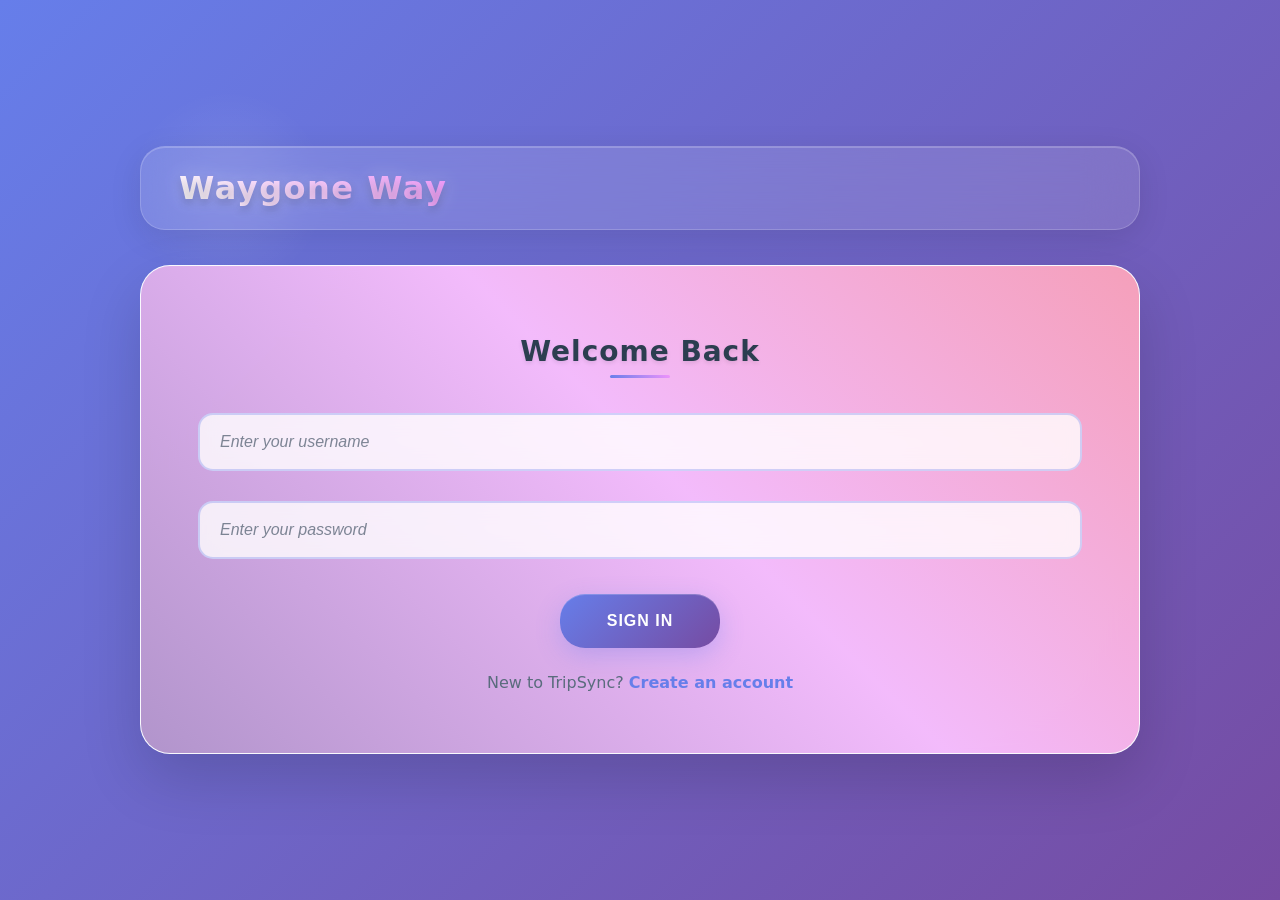
<file: resources/static/index.html>
<!DOCTYPE html>
<html lang="en">
<head>
    <meta charset="UTF-8" />
    <meta name="viewport" content="width=device-width, initial-scale=1.0"/>
    <title>TripSync - Smart Travel Management</title>
    <link rel="stylesheet" href="style.css"/>
</head>
<body>
<div class="container">
    <!-- Website Header -->
    <header>
        <h1>Waygone Way</h1>
        <button id="logout-btn" onclick="logout()">Sign Out</button>
    </header>

    <!-- Register Form -->
    <div id="register-section" class="card active">
        <h2>Create Your Account</h2>
        <input type="text" id="reg-username" placeholder="Enter your username"/>
        <input type="email" id="reg-email" placeholder="Enter your email address"/>
        <input type="password" id="reg-password" placeholder="Create a secure password"/>
        <button onclick="register()">Create Account</button>
        <p>Already have an account? <span onclick="showLogin()">Sign in here</span></p>
    </div>

    <!-- Login Form -->
    <div id="login-section" class="card">
        <h2>Welcome Back</h2>
        <input type="text" id="login-username" placeholder="Enter your username"/>
        <input type="password" id="login-password" placeholder="Enter your password"/>
        <button onclick="login()">Sign In</button>
        <p>New to TripSync? <span onclick="showRegister()">Create an account</span></p>
    </div>

    <!-- Dashboard -->
    <div id="dashboard-section" class="card dashboard-card">
        <h2>Travel Dashboard</h2>
        <div class="dashboard-content">
            <!-- Ticket Booking Form -->
            <div class="ticket-form">
                <label>Select Train:</label>
                <select id="train-name"></select>

                <label>Departure Station:</label>
                <select id="source"></select>

                <label>Arrival Station:</label>
                <select id="destination"></select>

                <label>Ticket Price:</label>
                <input type="number" id="ticket-price" placeholder="Price will be calculated automatically" readonly/>

                <button onclick="addTicket()">Reserve Ticket</button>
            </div>

            <!-- Ticket List -->
            <div class="ticket-list-container">
                <h3>Your Reserved Tickets</h3>
                <ul id="ticket-list"></ul>
            </div>
        </div>
    </div>
</div>

<script src="script.js"></script>
</body>
</html>
</file>
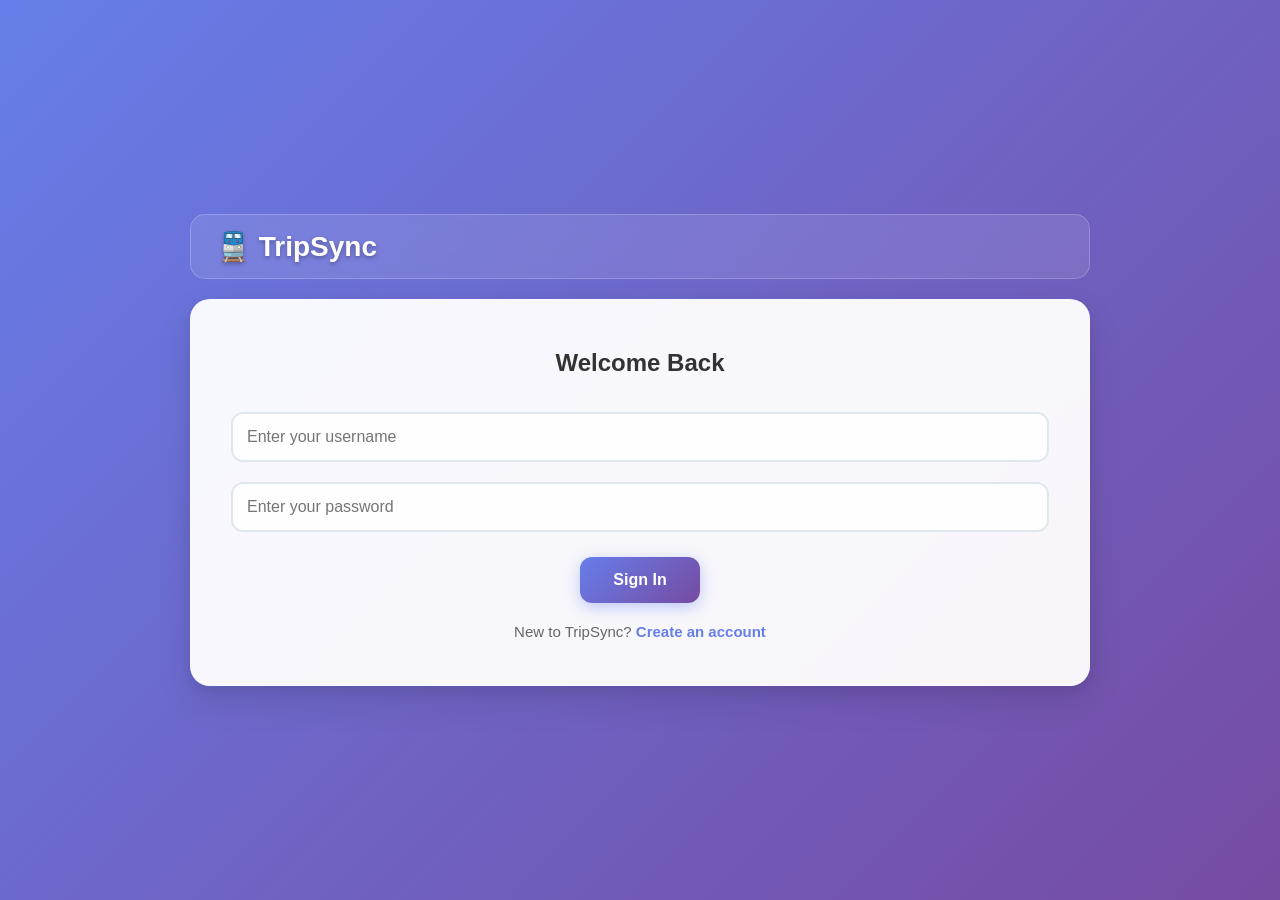
<file: target/classes/static/index.html>
<!DOCTYPE html>
<html lang="en">
<head>
    <meta charset="UTF-8" />
    <meta name="viewport" content="width=device-width, initial-scale=1.0"/>
    <title>TripSync - Smart Travel Management</title>
    <link rel="stylesheet" href="style.css"/>
</head>
<body>
<div class="container">
    <!-- Website Header -->
    <header>
        <h1>🚆 TripSync</h1>
        <button id="logout-btn" onclick="logout()">Sign Out</button>
    </header>

    <!-- Register Form -->
    <div id="register-section" class="card active">
        <h2>Create Your Account</h2>
        <input type="text" id="reg-username" placeholder="Enter your username"/>
        <input type="email" id="reg-email" placeholder="Enter your email address"/>
        <input type="password" id="reg-password" placeholder="Create a secure password"/>
        <button onclick="register()">Create Account</button>
        <p>Already have an account? <span onclick="showLogin()">Sign in here</span></p>
    </div>

    <!-- Login Form -->
    <div id="login-section" class="card">
        <h2>Welcome Back</h2>
        <input type="text" id="login-username" placeholder="Enter your username"/>
        <input type="password" id="login-password" placeholder="Enter your password"/>
        <button onclick="login()">Sign In</button>
        <p>New to TripSync? <span onclick="showRegister()">Create an account</span></p>
    </div>

    <!-- Dashboard -->
    <div id="dashboard-section" class="card dashboard-card">
        <h2>Travel Dashboard</h2>
        <div class="dashboard-content">
            <!-- Ticket Booking Form -->
            <div class="ticket-form">
                <label>Select Train:</label>
                <select id="train-name"></select>

                <label>Departure Station:</label>
                <select id="source"></select>

                <label>Arrival Station:</label>
                <select id="destination"></select>

                <label>Ticket Price:</label>
                <input type="number" id="ticket-price" placeholder="Price will be calculated automatically" readonly/>

                <button onclick="addTicket()">Reserve Ticket</button>
            </div>

            <!-- Ticket List -->
            <div class="ticket-list-container">
                <h3>Your Reserved Tickets</h3>
                <ul id="ticket-list"></ul>
            </div>
        </div>
    </div>
</div>

<script src="script.js"></script>
</body>
</html>
</file>
<file: resources/static/style.css>
body {
    font-family: 'Inter', 'Segoe UI', system-ui, -apple-system, sans-serif;
    background: linear-gradient(135deg, #667eea 0%, #764ba2 25%, #f093fb 50%, #f5576c 75%, #4facfe 100%);
    background-size: 400% 400%;
    animation: elegantGradientFlow 8s ease-in-out infinite;
    min-height: 100vh;
    margin: 0;
    display: flex;
    align-items: center;
    justify-content: center;
    padding: 20px;
    box-sizing: border-box;
    position: relative;
    overflow-x: hidden;
}

/* Sophisticated floating elements background */
body::before {
    content: '';
    position: absolute;
    width: 200px;
    height: 200px;
    background: radial-gradient(circle, rgba(255,255,255,0.1) 0%, transparent 70%);
    border-radius: 50%;
    top: 10%;
    left: 10%;
    animation: gracefulFloat 6s ease-in-out infinite;
    z-index: -1;
}

body::after {
    content: '';
    position: absolute;
    width: 150px;
    height: 150px;
    background: radial-gradient(circle, rgba(255,255,255,0.08) 0%, transparent 70%);
    border-radius: 50%;
    bottom: 20%;
    right: 15%;
    animation: gracefulFloat 8s ease-in-out infinite reverse;
    z-index: -1;
}

.container {
    width: 100%;
    max-width: 1000px;
    position: relative;
}

header {
    background: rgba(255,255,255,0.12);
    backdrop-filter: blur(25px);
    -webkit-backdrop-filter: blur(25px);
    border-radius: 25px;
    padding: 22px 38px;
    margin-bottom: 35px;
    display: flex;
    justify-content: space-between;
    align-items: center;
    border: 1.5px solid rgba(255,255,255,0.18);
    box-shadow:
            0 8px 32px rgba(0,0,0,0.1),
            inset 0 1px 0 rgba(255,255,255,0.2);
    animation: smoothSlideDown 1s cubic-bezier(0.23,1,0.320,1) both;
    position: relative;
    overflow: hidden;
}

header::before {
    content: '';
    position: absolute;
    top: 0;
    left: -100%;
    width: 100%;
    height: 100%;
    background: linear-gradient(90deg, transparent, rgba(255,255,255,0.1), transparent);
    animation: elegantShimmer 3s ease-in-out infinite;
}

header h1 {
    color: #fff;
    margin: 0;
    font-size: 32px;
    font-weight: 800;
    text-shadow:
            0 0 20px rgba(255,255,255,0.3),
            0 4px 8px rgba(0,0,0,0.2);
    letter-spacing: 1.5px;
    background: linear-gradient(45deg, #fff, #f093fb);
    background-clip: text;
    -webkit-background-clip: text;
    -webkit-text-fill-color: transparent;
    animation: sophisticatedGlow 2s ease-in-out infinite alternate;
}

.card {
    background: rgba(255,255,255,0.95);
    backdrop-filter: blur(30px);
    -webkit-backdrop-filter: blur(30px);
    padding: 45px;
    border-radius: 30px;
    box-shadow:
            0 25px 60px rgba(0,0,0,0.15),
            inset 0 1px 0 rgba(255,255,255,0.3);
    text-align: center;
    display: none;
    position: relative;
    border: 1px solid rgba(255,255,255,0.2);
    overflow: hidden;
    transition: all 0.4s cubic-bezier(0.23,1,0.320,1);
}

.card::before {
    content: '';
    position: absolute;
    top: -2px;
    left: -2px;
    right: -2px;
    bottom: -2px;
    background: linear-gradient(45deg,
    #667eea, #764ba2, #f093fb, #f5576c, #4facfe, #667eea);
    background-size: 300% 300%;
    border-radius: 30px;
    z-index: -1;
    animation: premiumBorderFlow 4s ease-in-out infinite;
    opacity: 0.6;
}

.card.active {
    display: block;
    animation: polishedEntrance 0.8s cubic-bezier(0.175,0.885,0.32,1.275) both;
}

.card h2 {
    margin-bottom: 30px;
    color: #2c3e50;
    font-size: 28px;
    font-weight: 700;
    letter-spacing: 1px;
    text-shadow: 0 2px 4px rgba(0,0,0,0.1);
    position: relative;
}

.card h2::after {
    content: '';
    position: absolute;
    bottom: -10px;
    left: 50%;
    transform: translateX(-50%);
    width: 60px;
    height: 3px;
    background: linear-gradient(45deg, #667eea, #f093fb);
    border-radius: 2px;
}

input, select {
    width: calc(100% - 24px);
    padding: 18px 20px;
    margin: 15px 0;
    border: 2px solid rgba(102,126,234,0.3);
    border-radius: 15px;
    font-size: 16px;
    background: rgba(255,255,255,0.8);
    backdrop-filter: blur(10px);
    box-sizing: border-box;
    transition: all 0.3s cubic-bezier(0.23,1,0.320,1);
    font-weight: 500;
    color: #2c3e50;
}

input:focus, select:focus {
    outline: none;
    border: 2px solid #667eea;
    background: rgba(255,255,255,0.95);
    box-shadow:
            0 0 0 4px rgba(102,126,234,0.1),
            0 8px 25px rgba(102,126,234,0.15);
    transform: translateY(-3px) scale(1.02);
}

input::placeholder {
    color: rgba(44,62,80,0.6);
    font-style: italic;
}

button {
    padding: 18px 35px;
    background: linear-gradient(135deg, #667eea 0%, #764ba2 50%, #f093fb 100%);
    background-size: 200% 200%;
    color: #fff;
    border: none;
    border-radius: 25px;
    margin-top: 20px;
    cursor: pointer;
    font-size: 16px;
    font-weight: 700;
    min-width: 160px;
    box-shadow:
            0 8px 25px rgba(102,126,234,0.3),
            inset 0 1px 0 rgba(255,255,255,0.2);
    transition: all 0.3s cubic-bezier(0.23,1,0.320,1);
    position: relative;
    overflow: hidden;
    text-transform: uppercase;
    letter-spacing: 1px;
}

button::before {
    content: '';
    position: absolute;
    top: 50%;
    left: 50%;
    width: 0;
    height: 0;
    background: rgba(255,255,255,0.2);
    border-radius: 50%;
    transition: all 0.6s ease;
    transform: translate(-50%, -50%);
}

button:hover {
    background-position: 100% 0;
    transform: translateY(-5px) scale(1.05);
    box-shadow:
            0 15px 40px rgba(102,126,234,0.4),
            0 0 25px rgba(240,147,251,0.3);
    animation: refinedButtonPulse 0.6s ease-in-out;
}

button:hover::before {
    width: 300px;
    height: 300px;
}

button:active {
    transform: translateY(-2px) scale(1.02);
}

p {
    margin-top: 25px;
    font-size: 16px;
    color: #5a6c7d;
    font-weight: 500;
}

p span {
    color: #667eea;
    cursor: pointer;
    font-weight: 700;
    transition: all 0.3s ease;
    border-bottom: 1px solid transparent;
    position: relative;
}

p span::before {
    content: '';
    position: absolute;
    bottom: -2px;
    left: 0;
    width: 0;
    height: 2px;
    background: linear-gradient(45deg, #667eea, #f093fb);
    transition: width 0.3s ease;
}

p span:hover {
    color: #f093fb;
    transform: translateY(-2px);
}

p span:hover::before {
    width: 100%;
}

.dashboard-card {
    width: 100%;
    text-align: left;
}

#logout-btn {
    position: relative;
    padding: 12px 25px;
    font-size: 14px;
    margin: 0;
    background: rgba(255,255,255,0.15);
    border: 1.5px solid rgba(255,255,255,0.25);
    box-shadow: 0 4px 15px rgba(0,0,0,0.1);
    border-radius: 20px;
    color: #fff;
    backdrop-filter: blur(10px);
    font-weight: 600;
    min-width: auto;
    text-transform: none;
    letter-spacing: 0.5px;
}

#logout-btn:hover {
    background: rgba(245,87,108,0.2);
    border-color: rgba(245,87,108,0.4);
    color: #f5576c;
    transform: translateY(-2px) scale(1.05);
}

.dashboard-content {
    display: flex;
    gap: 40px;
    align-items: flex-start;
    justify-content: space-between;
    flex-wrap: wrap;
}

.ticket-form {
    flex: 1;
    min-width: 350px;
    display: flex;
    flex-direction: column;
    gap: 20px;
    background: rgba(102,126,234,0.05);
    padding: 35px;
    border-radius: 25px;
    border: 1px solid rgba(102,126,234,0.15);
    box-shadow:
            0 10px 30px rgba(102,126,234,0.1),
            inset 0 1px 0 rgba(255,255,255,0.2);
    backdrop-filter: blur(15px);
}

.ticket-form label {
    font-weight: 700;
    color: #2c3e50;
    margin-bottom: 8px;
    font-size: 14px;
    text-transform: uppercase;
    letter-spacing: 1px;
    position: relative;
}

.ticket-form label::before {
    content: '✨';
    margin-right: 8px;
    opacity: 0.7;
}

.ticket-list-container {
    flex: 1;
    min-width: 350px;
    max-height: 500px;
    overflow-y: auto;
    text-align: left;
    background: linear-gradient(135deg, rgba(255,255,255,0.1) 0%, rgba(240,147,251,0.05) 100%);
    padding: 30px;
    border-radius: 25px;
    border: 1px solid rgba(255,255,255,0.2);
    box-shadow:
            0 10px 30px rgba(0,0,0,0.1),
            inset 0 1px 0 rgba(255,255,255,0.2);
    backdrop-filter: blur(20px);
}

.ticket-list-container h3 {
    margin-top: 0;
    color: #2c3e50;
    font-size: 22px;
    font-weight: 800;
    border-bottom: 3px solid rgba(102,126,234,0.2);
    padding-bottom: 15px;
    text-shadow: 0 2px 4px rgba(0,0,0,0.1);
}

ul {
    list-style: none;
    padding: 0;
    margin: 20px 0 0 0;
}

ul li {
    background: rgba(255,255,255,0.9);
    margin: 20px 0;
    padding: 25px;
    border-radius: 20px;
    display: flex;
    flex-direction: column;
    gap: 15px;
    box-shadow:
            0 8px 25px rgba(0,0,0,0.1),
            inset 0 1px 0 rgba(255,255,255,0.3);
    border: 1px solid rgba(255,255,255,0.2);
    transition: all 0.3s cubic-bezier(0.23,1,0.320,1);
    position: relative;
    overflow: hidden;
}

ul li::before {
    content: '';
    position: absolute;
    top: 0;
    left: 0;
    width: 4px;
    height: 100%;
    background: linear-gradient(135deg, #667eea, #f093fb);
    transition: width 0.3s ease;
}

ul li:hover {
    transform: translateY(-8px) scale(1.02);
    box-shadow:
            0 20px 40px rgba(102,126,234,0.2),
            0 0 25px rgba(240,147,251,0.1);
}

ul li:hover::before {
    width: 8px;
}

ul li .ticket-info {
    font-weight: 800;
    color: #2c3e50;
    font-size: 18px;
    letter-spacing: 0.5px;
    text-shadow: 0 1px 2px rgba(0,0,0,0.1);
}

ul li .ticket-details {
    font-size: 15px;
    color: #5a6c7d;
    line-height: 1.6;
    font-weight: 500;
}

ul li .button-group {
    display: flex;
    gap: 12px;
    margin-top: 15px;
}

ul li button {
    flex: 1;
    padding: 12px 16px;
    font-size: 14px;
    margin: 0;
    min-width: auto;
    border-radius: 15px;
}

/* Professional scrollbar */
.ticket-list-container::-webkit-scrollbar {
    width: 8px;
}

.ticket-list-container::-webkit-scrollbar-track {
    background: rgba(255,255,255,0.1);
    border-radius: 10px;
}

.ticket-list-container::-webkit-scrollbar-thumb {
    background: linear-gradient(135deg, #667eea, #f093fb);
    border-radius: 10px;
    border: 2px solid rgba(255,255,255,0.1);
}

.ticket-list-container::-webkit-scrollbar-thumb:hover {
    background: linear-gradient(135deg, #f093fb, #f5576c);
}

/* Professional Notification System */
#notification-container {
    position: fixed;
    top: 30px;
    right: 30px;
    z-index: 10000;
    pointer-events: none;
}

.notification {
    background: rgba(255,255,255,0.95);
    backdrop-filter: blur(25px);
    color: #2c3e50;
    padding: 20px 25px;
    border-radius: 20px;
    box-shadow:
            0 15px 35px rgba(0,0,0,0.15),
            inset 0 1px 0 rgba(255,255,255,0.3);
    transform: translateX(400px) scale(0.8);
    opacity: 0;
    transition: all 0.5s cubic-bezier(0.23,1,0.320,1);
    max-width: 380px;
    min-width: 300px;
    margin-bottom: 15px;
    border: 1px solid rgba(255,255,255,0.2);
    position: relative;
    overflow: hidden;
    pointer-events: auto;
}

.notification::before {
    content: '';
    position: absolute;
    top: 0;
    left: -100%;
    width: 100%;
    height: 100%;
    background: linear-gradient(90deg, transparent, rgba(255,255,255,0.3), transparent);
    animation: professionalShimmer 2s ease-in-out infinite;
}

.notification.show {
    transform: translateX(0) scale(1);
    opacity: 1;
    animation: elegantNotificationEntry 0.6s cubic-bezier(0.68,-0.55,0.265,1.55);
}

.notification-content {
    display: flex;
    align-items: center;
    gap: 15px;
    width: 100%;
}

.notification-icon {
    font-size: 24px;
    flex-shrink: 0;
    animation: subtleIconPulse 2s ease-in-out infinite;
}

.notification-message {
    flex: 1;
    font-size: 15px;
    font-weight: 600;
    line-height: 1.4;
}

.notification-success {
    border-left: 4px solid #27ae60;
}

.notification-error {
    border-left: 4px solid #e74c3c;
}

.notification-info {
    border-left: 4px solid #3498db;
}

.notification-warning {
    border-left: 4px solid #f39c12;
}

/* Responsive Design */
@media (max-width: 768px) {
    .container {
        padding: 15px;
    }

    .dashboard-content {
        flex-direction: column;
        gap: 25px;
    }

    .ticket-form, .ticket-list-container {
        min-width: unset;
    }

    header {
        padding: 18px 20px;
    }

    header h1 {
        font-size: 26px;
    }

    .card {
        padding: 25px;
    }

    ul li .button-group {
        flex-direction: column;
        gap: 10px;
    }

    #notification-container {
        top: 15px;
        right: 15px;
        left: 15px;
    }

    .notification {
        max-width: none;
        min-width: auto;
    }
}

/* Professional Animations */
@keyframes elegantGradientFlow {
    0%, 100% { background-position: 0% 50%; }
    50% { background-position: 100% 50%; }
}

@keyframes gracefulFloat {
    0%, 100% { transform: translateY(0px) rotate(0deg); }
    50% { transform: translateY(-20px) rotate(180deg); }
}

@keyframes smoothSlideDown {
    0% {
        opacity: 0;
        transform: translateY(-50px) scale(0.9);
    }
    100% {
        opacity: 1;
        transform: translateY(0) scale(1);
    }
}

@keyframes elegantShimmer {
    0% { left: -100%; }
    100% { left: 100%; }
}

@keyframes sophisticatedGlow {
    0%, 100% { text-shadow: 0 0 20px rgba(255,255,255,0.3), 0 4px 8px rgba(0,0,0,0.2); }
    50% { text-shadow: 0 0 30px rgba(240,147,251,0.5), 0 4px 8px rgba(0,0,0,0.2); }
}

@keyframes premiumBorderFlow {
    0%, 100% { background-position: 0% 50%; }
    50% { background-position: 100% 50%; }
}

@keyframes polishedEntrance {
    0% {
        opacity: 0;
        transform: translateY(50px) scale(0.8) rotateX(10deg);
    }
    100% {
        opacity: 1;
        transform: translateY(0) scale(1) rotateX(0deg);
    }
}

@keyframes refinedButtonPulse {
    0% { box-shadow: 0 8px 25px rgba(102,126,234,0.3); }
    50% { box-shadow: 0 15px 40px rgba(102,126,234,0.5), 0 0 25px rgba(240,147,251,0.4); }
    100% { box-shadow: 0 8px 25px rgba(102,126,234,0.3); }
}

@keyframes elegantNotificationEntry {
    0% {
        transform: translateX(400px) scale(0.3) rotate(10deg);
        opacity: 0;
    }
    50% {
        transform: translateX(-10px) scale(1.05) rotate(-2deg);
        opacity: 0.8;
    }
    100% {
        transform: translateX(0) scale(1) rotate(0deg);
        opacity: 1;
    }
}

@keyframes professionalShimmer {
    0% { left: -100%; }
    50% { left: -50%; }
    100% { left: 100%; }
}

@keyframes subtleIconPulse {
    0%, 100% { transform: scale(1); }
    50% { transform: scale(1.1); }
}
</file>
<file: target/classes/static/style.css>
body {
    font-family: 'Segoe UI', Tahoma, Geneva, Verdana, sans-serif;
    background: linear-gradient(135deg, #667eea 0%, #764ba2 100%);
    min-height: 100vh;
    margin: 0;
    display: flex;
    align-items: center;
    justify-content: center;
    padding: 20px;
    box-sizing: border-box;
}

.container {
    width: 100%;
    max-width: 900px;
}

header {
    background: rgba(255, 255, 255, 0.1);
    backdrop-filter: blur(10px);
    border-radius: 15px;
    padding: 15px 25px;
    margin-bottom: 20px;
    display: flex;
    justify-content: space-between;
    align-items: center;
    border: 1px solid rgba(255, 255, 255, 0.2);
}

header h1 {
    color: white;
    margin: 0;
    font-size: 28px;
    font-weight: 600;
    text-shadow: 0 2px 4px rgba(0, 0, 0, 0.3);
}

.card {
    background: rgba(255, 255, 255, 0.95);
    backdrop-filter: blur(15px);
    padding: 30px;
    border-radius: 20px;
    box-shadow: 0 15px 35px rgba(0, 0, 0, 0.1), 0 5px 15px rgba(0, 0, 0, 0.08);
    text-align: center;
    display: none;
    animation: slideInUp 0.6s cubic-bezier(0.16, 1, 0.3, 1);
    position: relative;
    border: 1px solid rgba(255, 255, 255, 0.2);
}

.card.active {
    display: block;
}

.card h2 {
    margin-bottom: 25px;
    color: #333;
    font-size: 24px;
    font-weight: 600;
}

input, select {
    width: calc(100% - 20px);
    padding: 14px;
    margin: 10px 0;
    border: 2px solid #e1e8ed;
    border-radius: 12px;
    font-size: 16px;
    transition: all 0.3s ease;
    background: rgba(255, 255, 255, 0.9);
    box-sizing: border-box;
}

input:focus, select:focus {
    outline: none;
    border-color: #667eea;
    box-shadow: 0 0 0 3px rgba(102, 126, 234, 0.1);
    transform: translateY(-2px);
}

button {
    padding: 14px 24px;
    background: linear-gradient(135deg, #667eea 0%, #764ba2 100%);
    color: white;
    border: none;
    border-radius: 12px;
    margin-top: 15px;
    cursor: pointer;
    font-size: 16px;
    font-weight: 600;
    transition: all 0.3s cubic-bezier(0.16, 1, 0.3, 1);
    min-width: 120px;
    box-shadow: 0 4px 15px rgba(102, 126, 234, 0.4);
}

button:hover {
    background: linear-gradient(135deg, #764ba2 0%, #667eea 100%);
    transform: translateY(-2px);
    box-shadow: 0 8px 25px rgba(102, 126, 234, 0.6);
}

button:active {
    transform: translateY(0);
}

p {
    margin-top: 20px;
    font-size: 15px;
    color: #666;
}

p span {
    color: #667eea;
    cursor: pointer;
    font-weight: 600;
    transition: color 0.3s ease;
}

p span:hover {
    color: #764ba2;
    text-decoration: underline;
}

.dashboard-card {
    width: 100%;
    text-align: left;
}

#logout-btn {
    position: relative;
    top: 0;
    right: 0;
    width: auto;
    padding: 8px 20px;
    font-size: 14px;
    margin: 0;
    background: rgba(255, 255, 255, 0.2);
    backdrop-filter: blur(10px);
    border: 1px solid rgba(255, 255, 255, 0.3);
    box-shadow: none;
}

#logout-btn:hover {
    background: rgba(255, 255, 255, 0.3);
    transform: translateY(-1px);
}

.dashboard-content {
    display: flex;
    gap: 30px;
    align-items: flex-start;
    justify-content: space-between;
    flex-wrap: wrap;
}

.ticket-form {
    flex: 1;
    min-width: 300px;
    display: flex;
    flex-direction: column;
    gap: 15px;
    background: rgba(102, 126, 234, 0.05);
    padding: 25px;
    border-radius: 15px;
    border: 1px solid rgba(102, 126, 234, 0.1);
}

.ticket-form label {
    font-weight: 600;
    color: #333;
    margin-bottom: 5px;
    font-size: 14px;
    text-transform: uppercase;
    letter-spacing: 0.5px;
}

.ticket-list-container {
    flex: 1;
    min-width: 300px;
    max-height: 450px;
    overflow-y: auto;
    text-align: left;
    background: linear-gradient(135deg, #f8fafc 0%, #f1f5f9 100%);
    padding: 20px;
    border-radius: 15px;
    border: 1px solid #e2e8f0;
}

.ticket-list-container h3 {
    margin-top: 0;
    color: #334155;
    font-size: 18px;
    font-weight: 600;
    border-bottom: 2px solid #e2e8f0;
    padding-bottom: 10px;
}

ul {
    list-style: none;
    padding: 0;
    margin: 15px 0 0 0;
}

ul li {
    background: white;
    margin: 12px 0;
    padding: 20px;
    border-radius: 12px;
    display: flex;
    flex-direction: column;
    gap: 10px;
    box-shadow: 0 2px 8px rgba(0, 0, 0, 0.05);
    border: 1px solid #e2e8f0;
    transition: all 0.3s ease;
}

ul li:hover {
    transform: translateY(-2px);
    box-shadow: 0 8px 25px rgba(0, 0, 0, 0.1);
}

ul li .ticket-info {
    font-weight: 600;
    color: #1e293b;
    font-size: 16px;
}

ul li .ticket-details {
    font-size: 14px;
    color: #64748b;
    line-height: 1.5;
}

ul li .button-group {
    display: flex;
    gap: 10px;
    margin-top: 10px;
}

ul li button {
    flex: 1;
    padding: 8px 16px;
    font-size: 14px;
    margin: 0;
}

/* Custom scrollbar for ticket list */
.ticket-list-container::-webkit-scrollbar {
    width: 6px;
}

.ticket-list-container::-webkit-scrollbar-track {
    background: #f1f5f9;
    border-radius: 10px;
}

.ticket-list-container::-webkit-scrollbar-thumb {
    background: #cbd5e1;
    border-radius: 10px;
}

.ticket-list-container::-webkit-scrollbar-thumb:hover {
    background: #94a3b8;
}

@keyframes slideInUp {
    from {
        opacity: 0;
        transform: translateY(30px) scale(0.95);
    }
    to {
        opacity: 1;
        transform: translateY(0) scale(1);
    }
}

/* Responsive Design */
@media (max-width: 768px) {
    .container {
        padding: 10px;
    }

    .dashboard-content {
        flex-direction: column;
        gap: 20px;
    }

    .ticket-form, .ticket-list-container {
        min-width: unset;
    }

    header {
        padding: 12px 20px;
    }

    header h1 {
        font-size: 24px;
    }

    .card {
        padding: 20px;
        border-radius: 15px;
    }

    ul li .button-group {
        flex-direction: column;
        gap: 8px;
    }
}

@media (max-width: 480px) {
    body {
        padding: 10px;
    }

    input, select {
        font-size: 16px; /* Prevents zoom on iOS */
    }

    button {
        padding: 12px 20px;
        font-size: 15px;
    }
}

/* Notification System Styles */
.notification {
    position: fixed;
    top: 20px;
    right: 20px;
    background: linear-gradient(135deg, #10b981 0%, #059669 100%);
    color: white;
    padding: 16px 20px;
    border-radius: 12px;
    box-shadow: 0 8px 25px rgba(16, 185, 129, 0.3);
    transform: translateX(400px);
    opacity: 0;
    transition: all 0.3s cubic-bezier(0.16, 1, 0.3, 1);
    z-index: 1000;
    max-width: 350px;
    min-width: 280px;
    word-wrap: break-word;
    border: 1px solid rgba(255, 255, 255, 0.2);
}

.notification.show {
    transform: translateX(0);
    opacity: 1;
}

.notification-content {
    display: flex;
    align-items: center;
    gap: 12px;
    width: 100%;
}

.notification-icon {
    font-size: 18px;
    flex-shrink: 0;
}

.notification-message {
    flex: 1;
    font-size: 14px;
    font-weight: 500;
    line-height: 1.4;
    word-break: break-word;
}

/* Different notification types */
.notification-success {
    background: linear-gradient(135deg, #10b981 0%, #059669 100%);
    box-shadow: 0 8px 25px rgba(16, 185, 129, 0.3);
}

.notification-error {
    background: linear-gradient(135deg, #ef4444 0%, #dc2626 100%);
    box-shadow: 0 8px 25px rgba(239, 68, 68, 0.3);
}

.notification-info {
    background: linear-gradient(135deg, #3b82f6 0%, #2563eb 100%);
    box-shadow: 0 8px 25px rgba(59, 130, 246, 0.3);
}

/* Mobile responsive */
@media (max-width: 768px) {
    .notification {
        top: 10px;
        right: 10px;
        left: 10px;
        max-width: none;
        min-width: auto;
        transform: translateY(-100px);
    }

    .notification.show {
        transform: translateY(0);
    }

    .notification-message {
        font-size: 13px;
    }
}

/* Animation for multiple notifications */
.notification:nth-child(n+2) {
    top: 80px;
}

.notification:nth-child(n+3) {
    top: 140px;
}

.notification:nth-child(n+4) {
    top: 200px;
}
</file>
